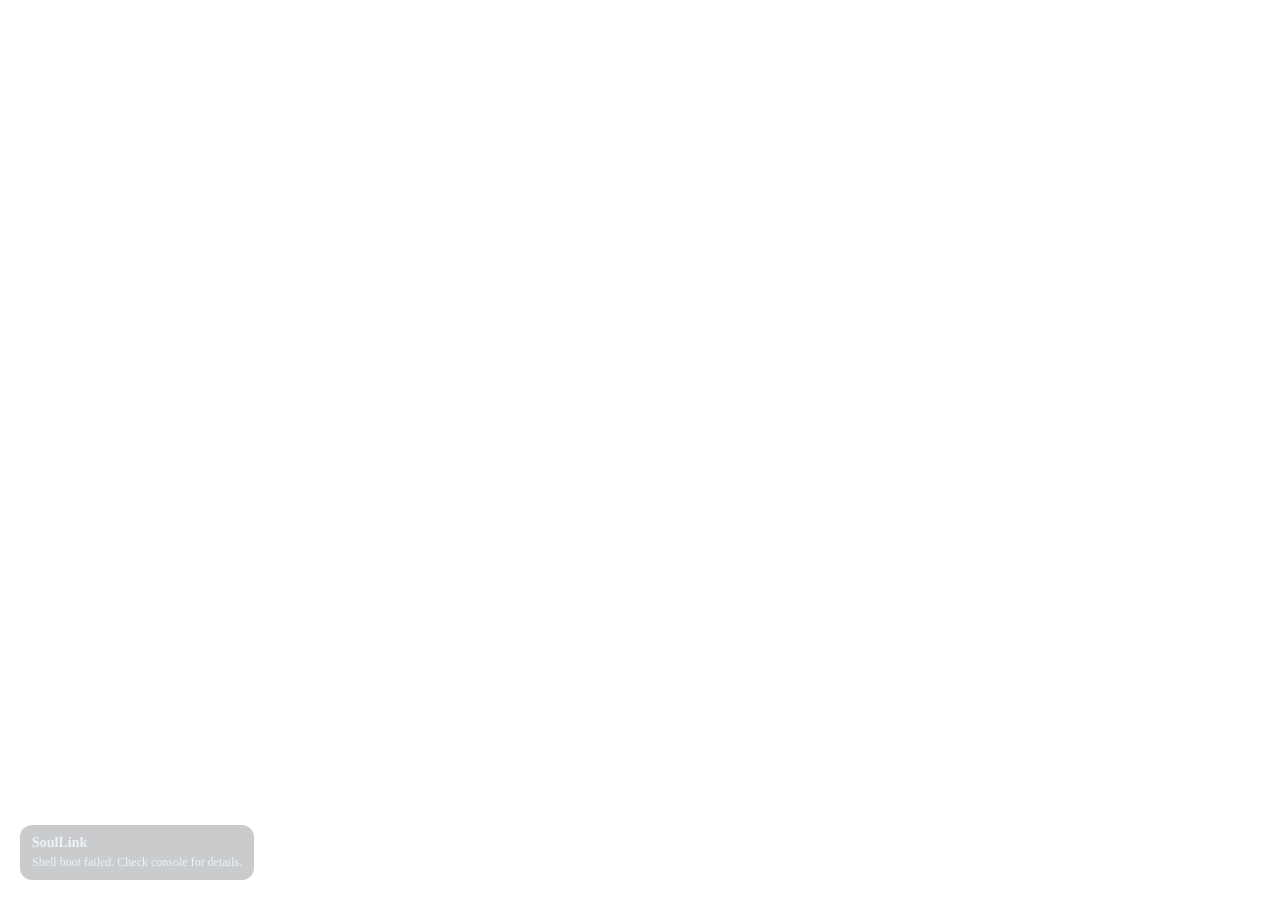
<file: webui/soullink_shell/index.html>
<!doctype html>
<html lang="zh-CN">
  <head>
    <meta charset="utf-8" />
    <meta name="viewport" content="width=device-width, initial-scale=1.0" />
    <title>MaiBot SoulLink Shell</title>
    <link rel="stylesheet" href="./shell.css" />
  </head>
  <body>
    <div id="shell-root" data-shell-mode="avatar-only">
      <div id="live2d-stage" class="shell-stage">
        <div id="live2d-container" class="shell-stage__container">
          <div id="loading" class="shell-loading">
            <div class="shell-loading__title">SoulLink</div>
            <div class="shell-loading__text">Loading avatar shell...</div>
          </div>
          <canvas id="live2d-canvas" class="shell-canvas"></canvas>
        </div>
      </div>

      <button
        id="shell-menu-button"
        class="shell-hidden-button"
        type="button"
        aria-label="Open shell controls"
      >
        menu
      </button>

      <aside
        id="shell-side-menu"
        class="shell-side-menu shell-side-menu--hidden"
        aria-hidden="true"
      >
        <div class="shell-side-menu__header">
          <strong>Shell Controls</strong>
          <span id="ws-status" class="shell-status">offline</span>
        </div>
        <div class="shell-side-menu__body">
          <label class="shell-field" for="language-select">
            <span>Language</span>
            <select id="language-select">
              <option value="zh">中文</option>
              <option value="en">English</option>
            </select>
          </label>
          <div id="system-info" class="shell-system-info"></div>
          <div id="control-panel" class="shell-control-panel" aria-hidden="true"></div>
        </div>
      </aside>
    </div>
    <script type="module" src="./shell.js"></script>
  </body>
</html>
</file>
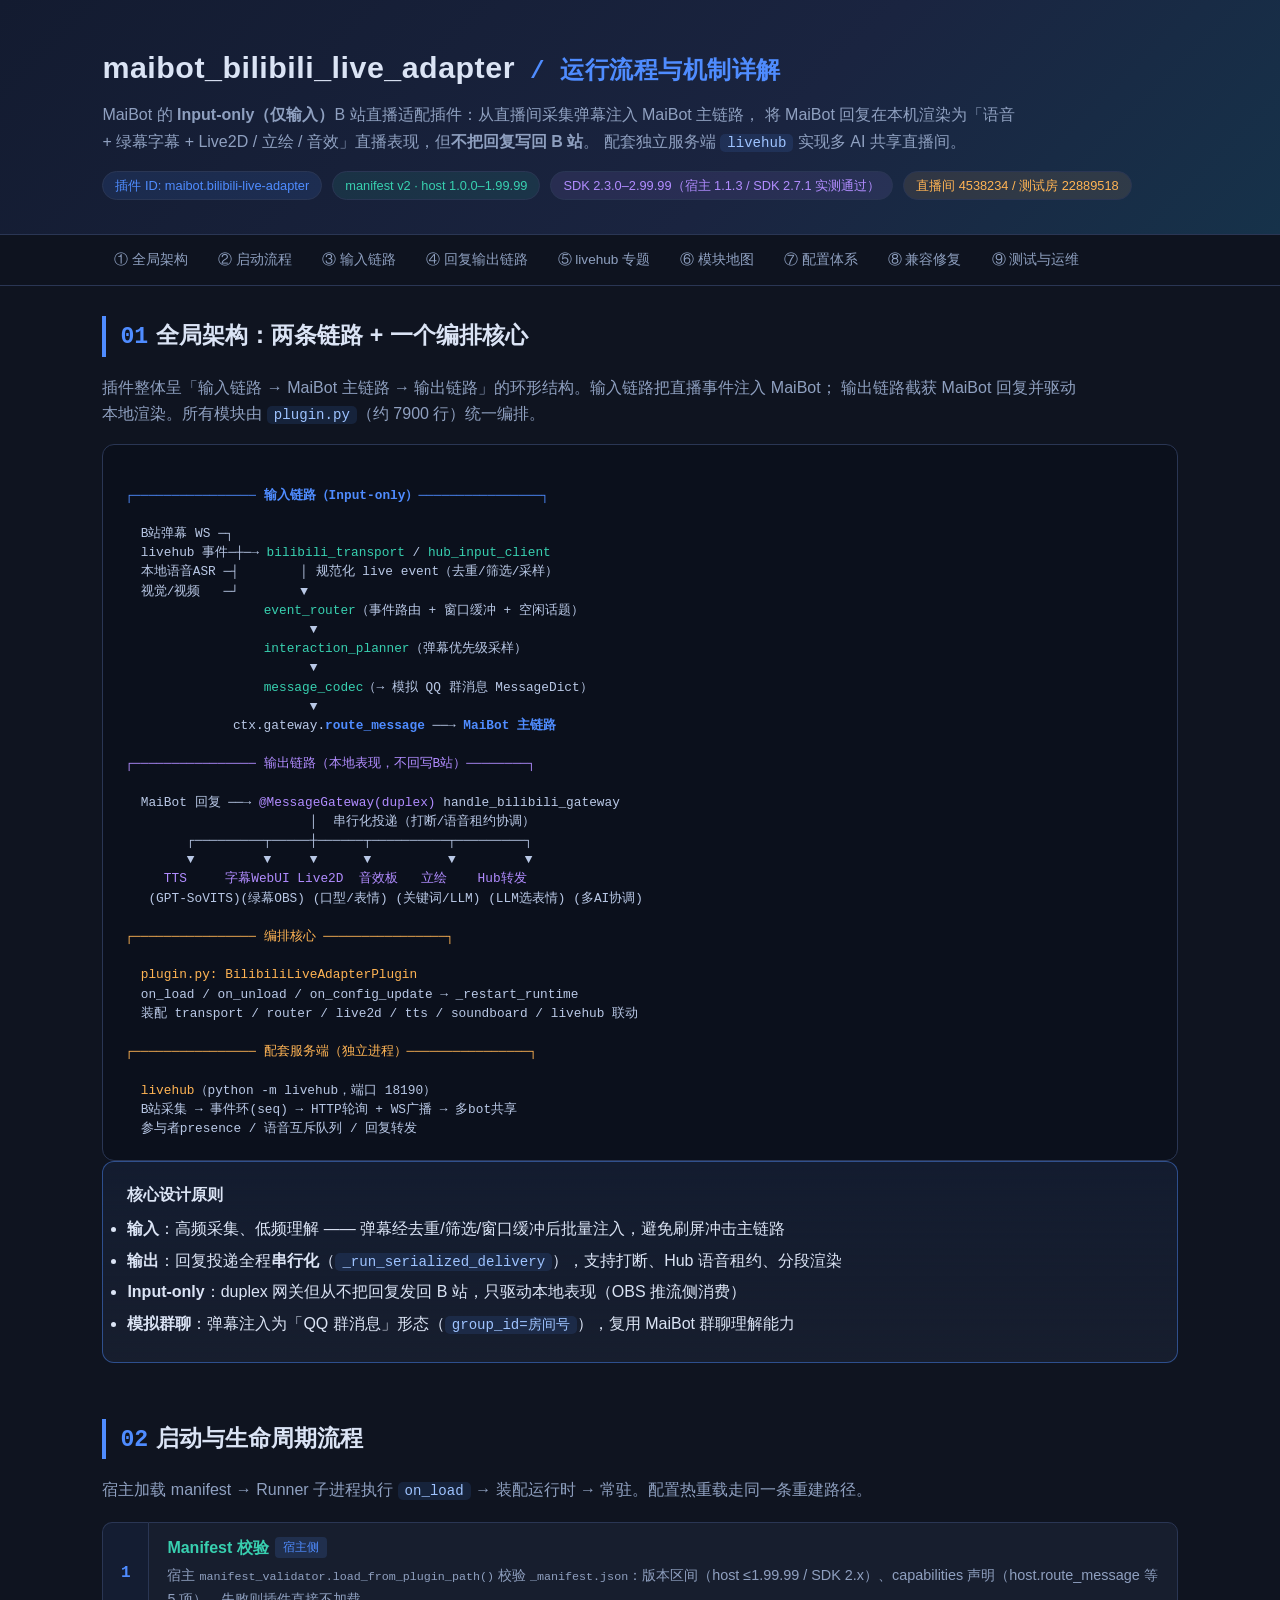
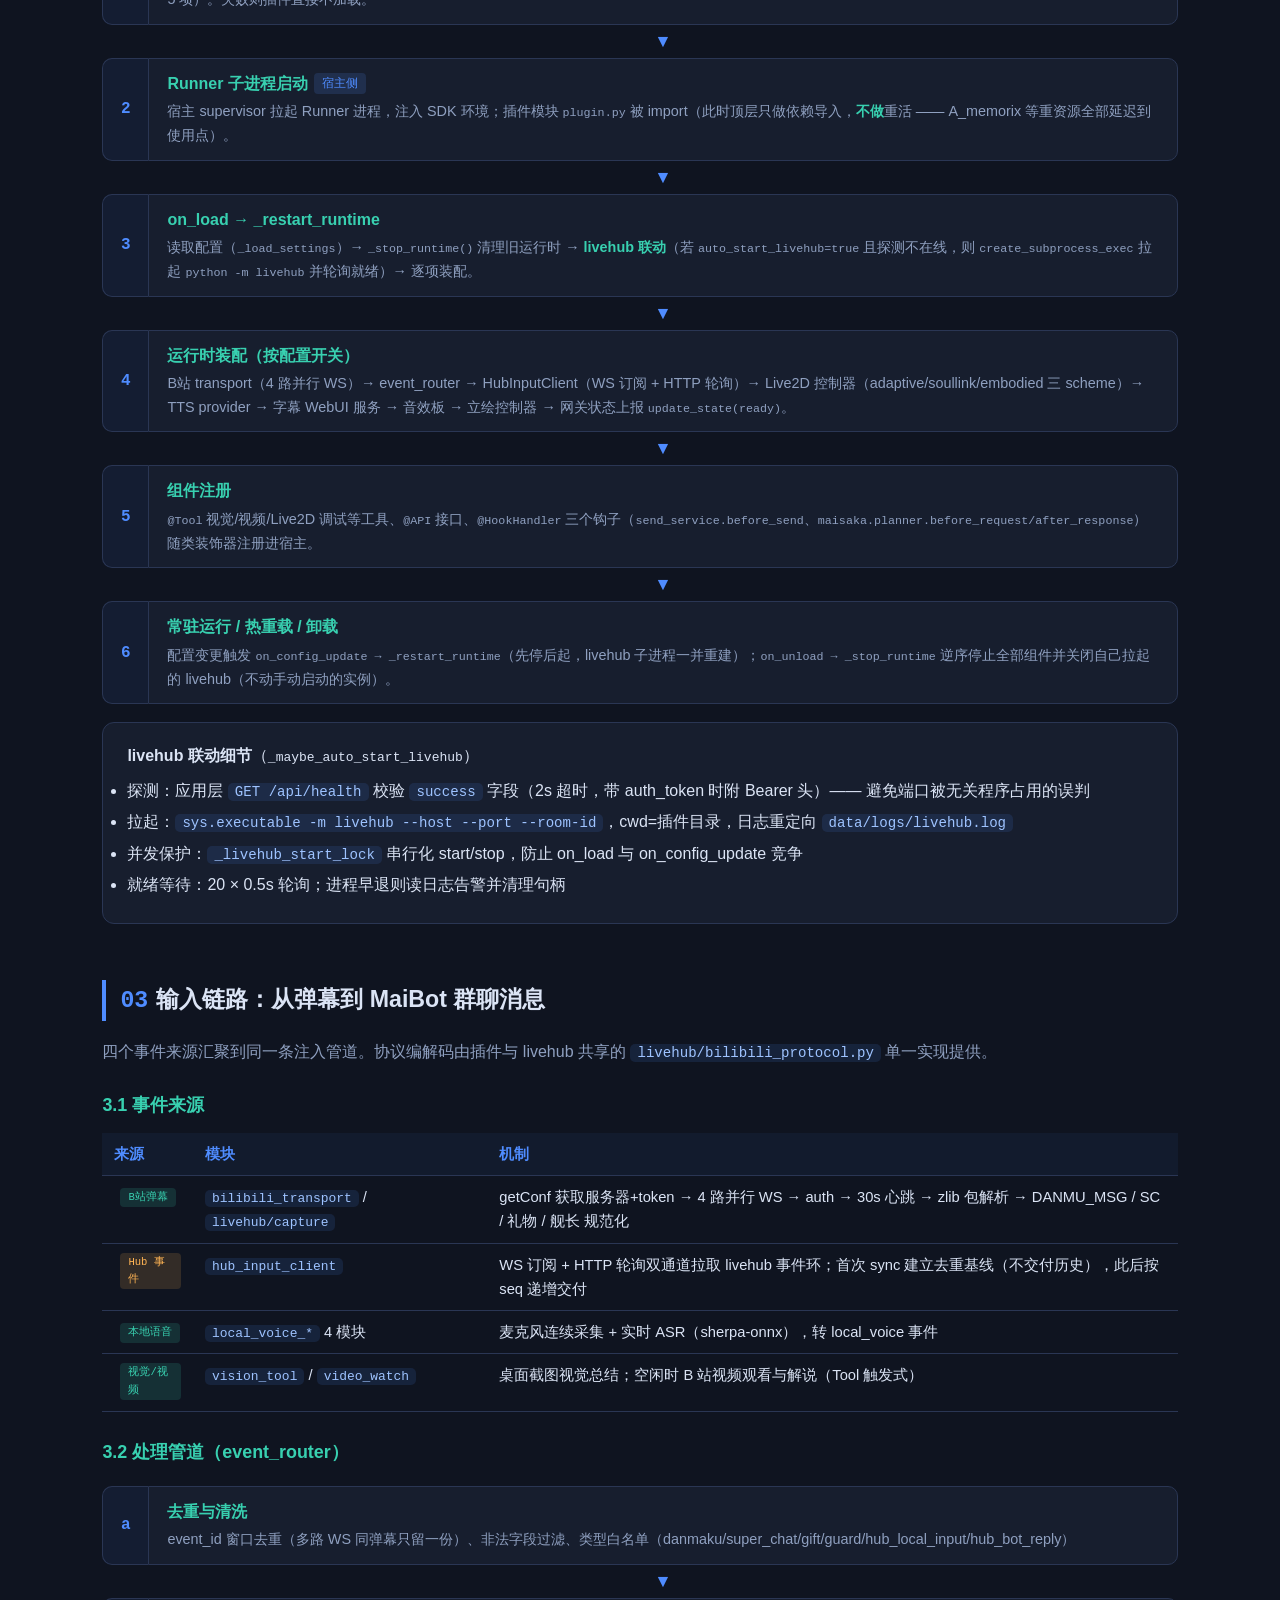
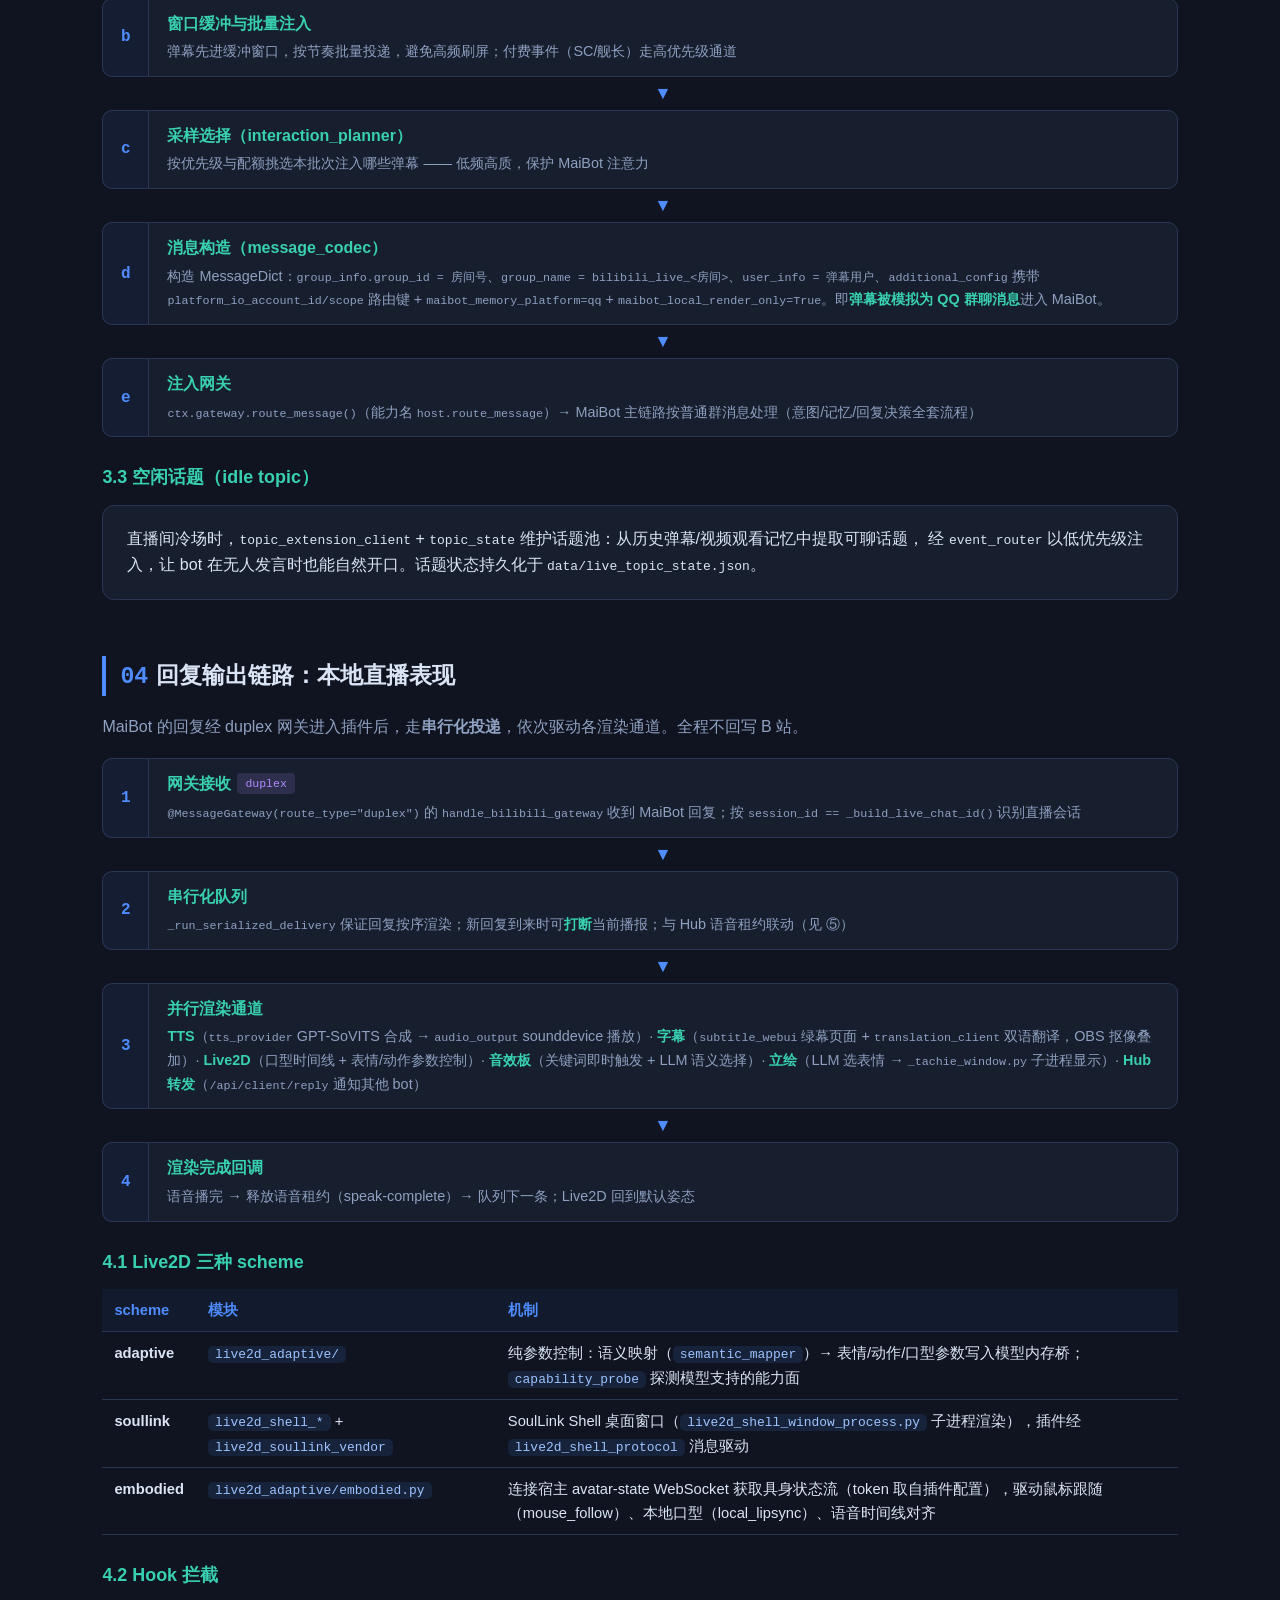
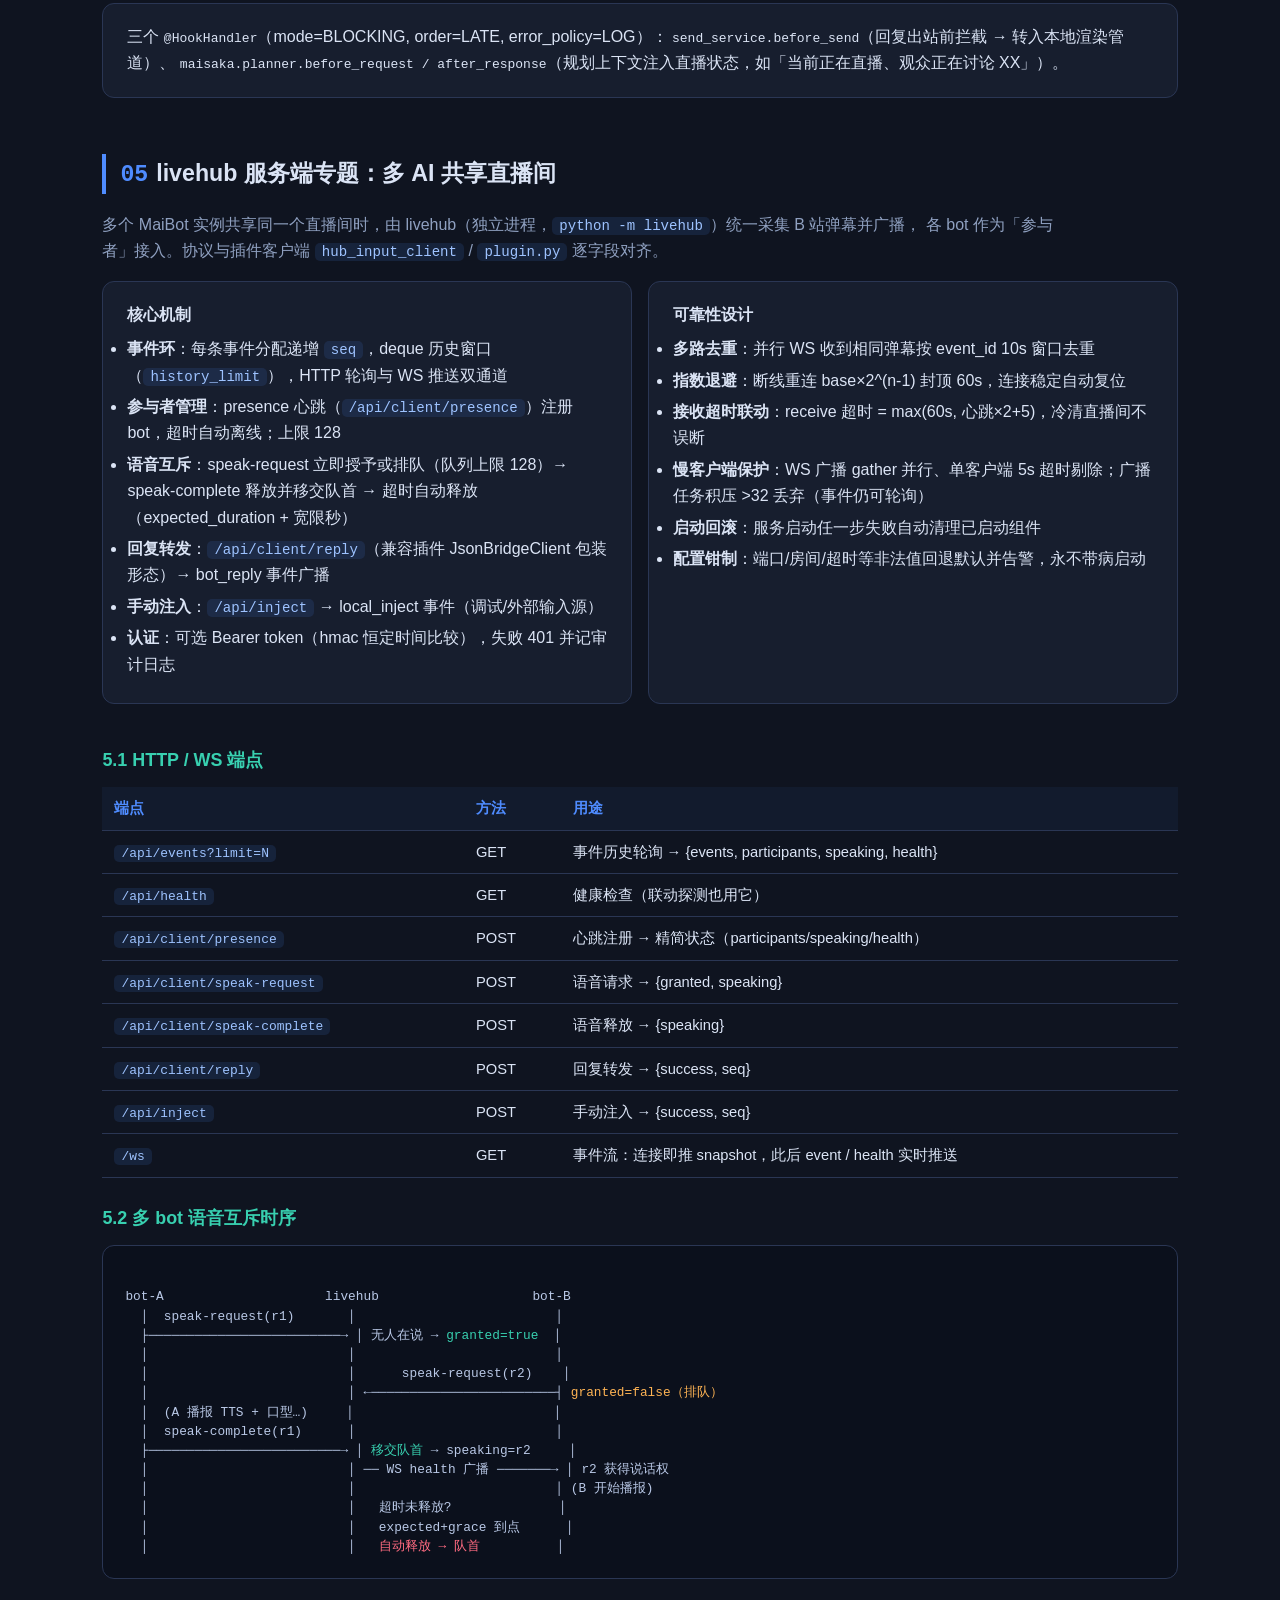
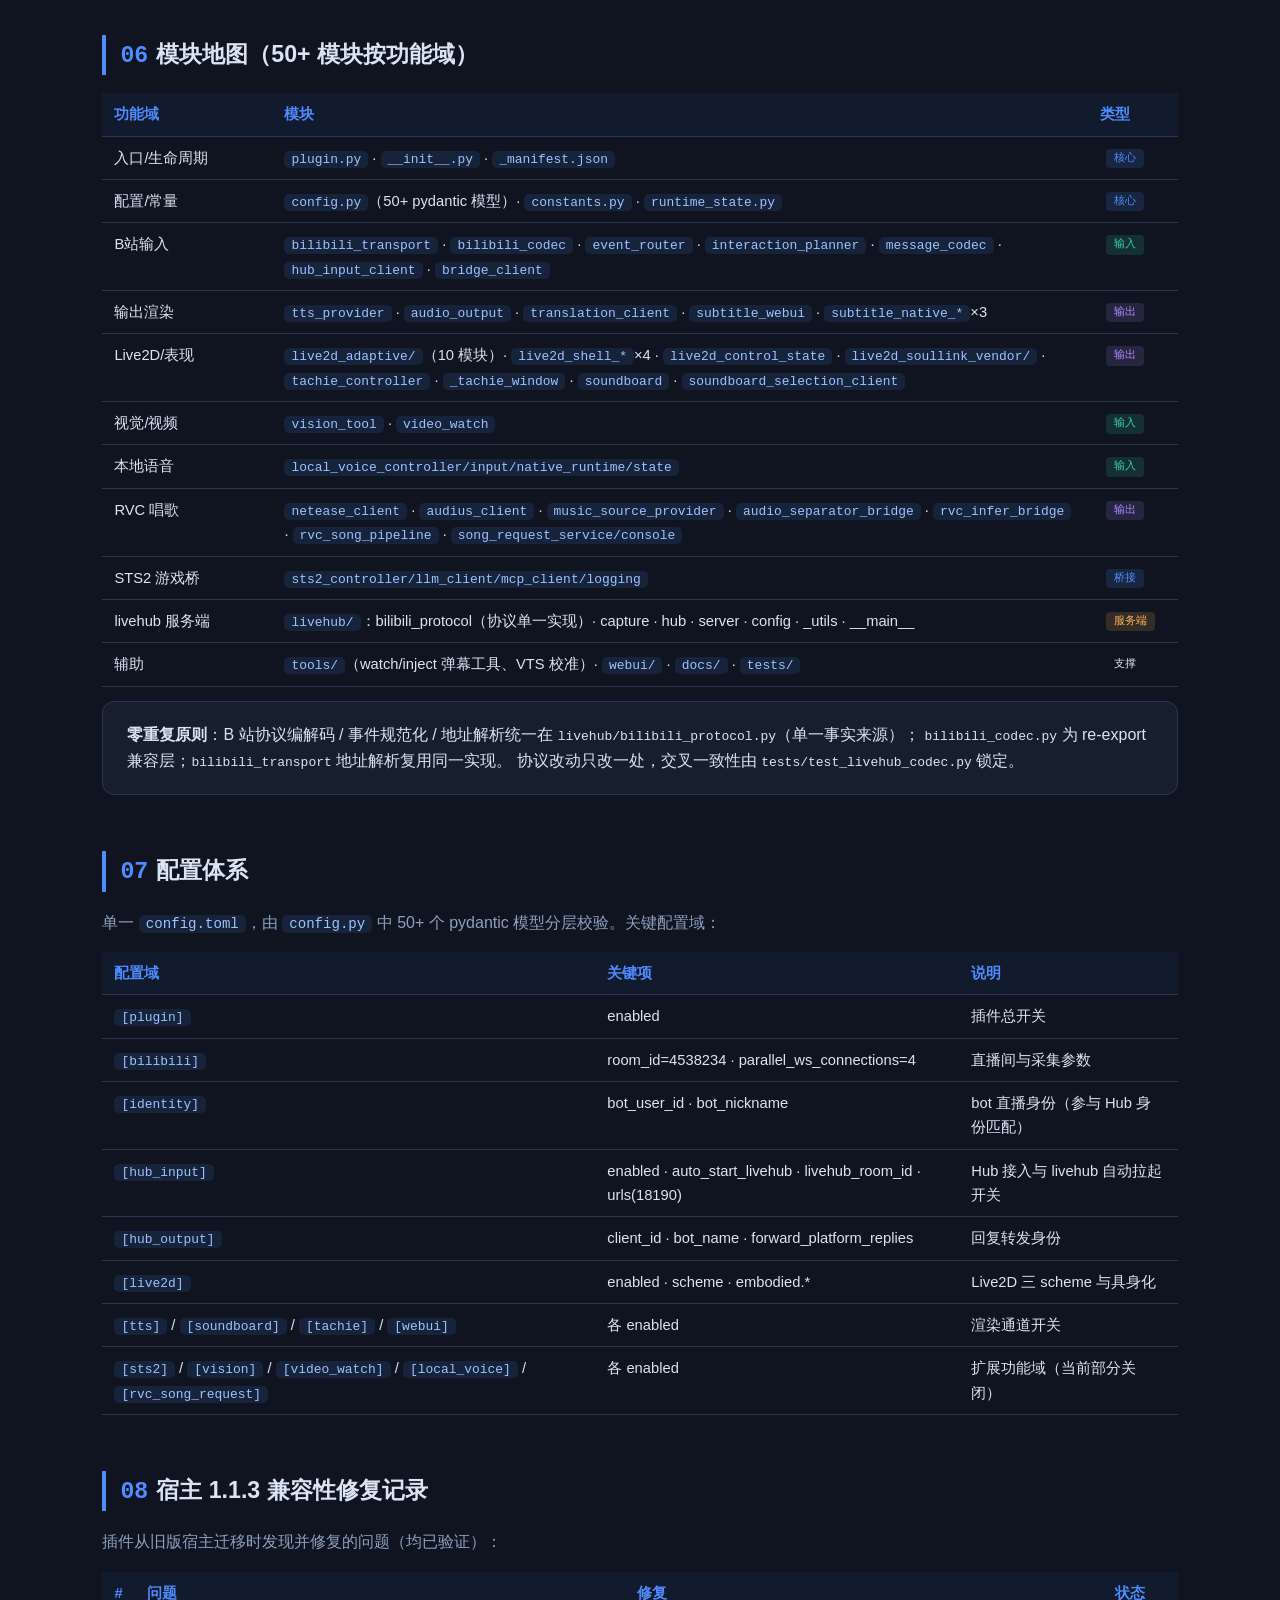
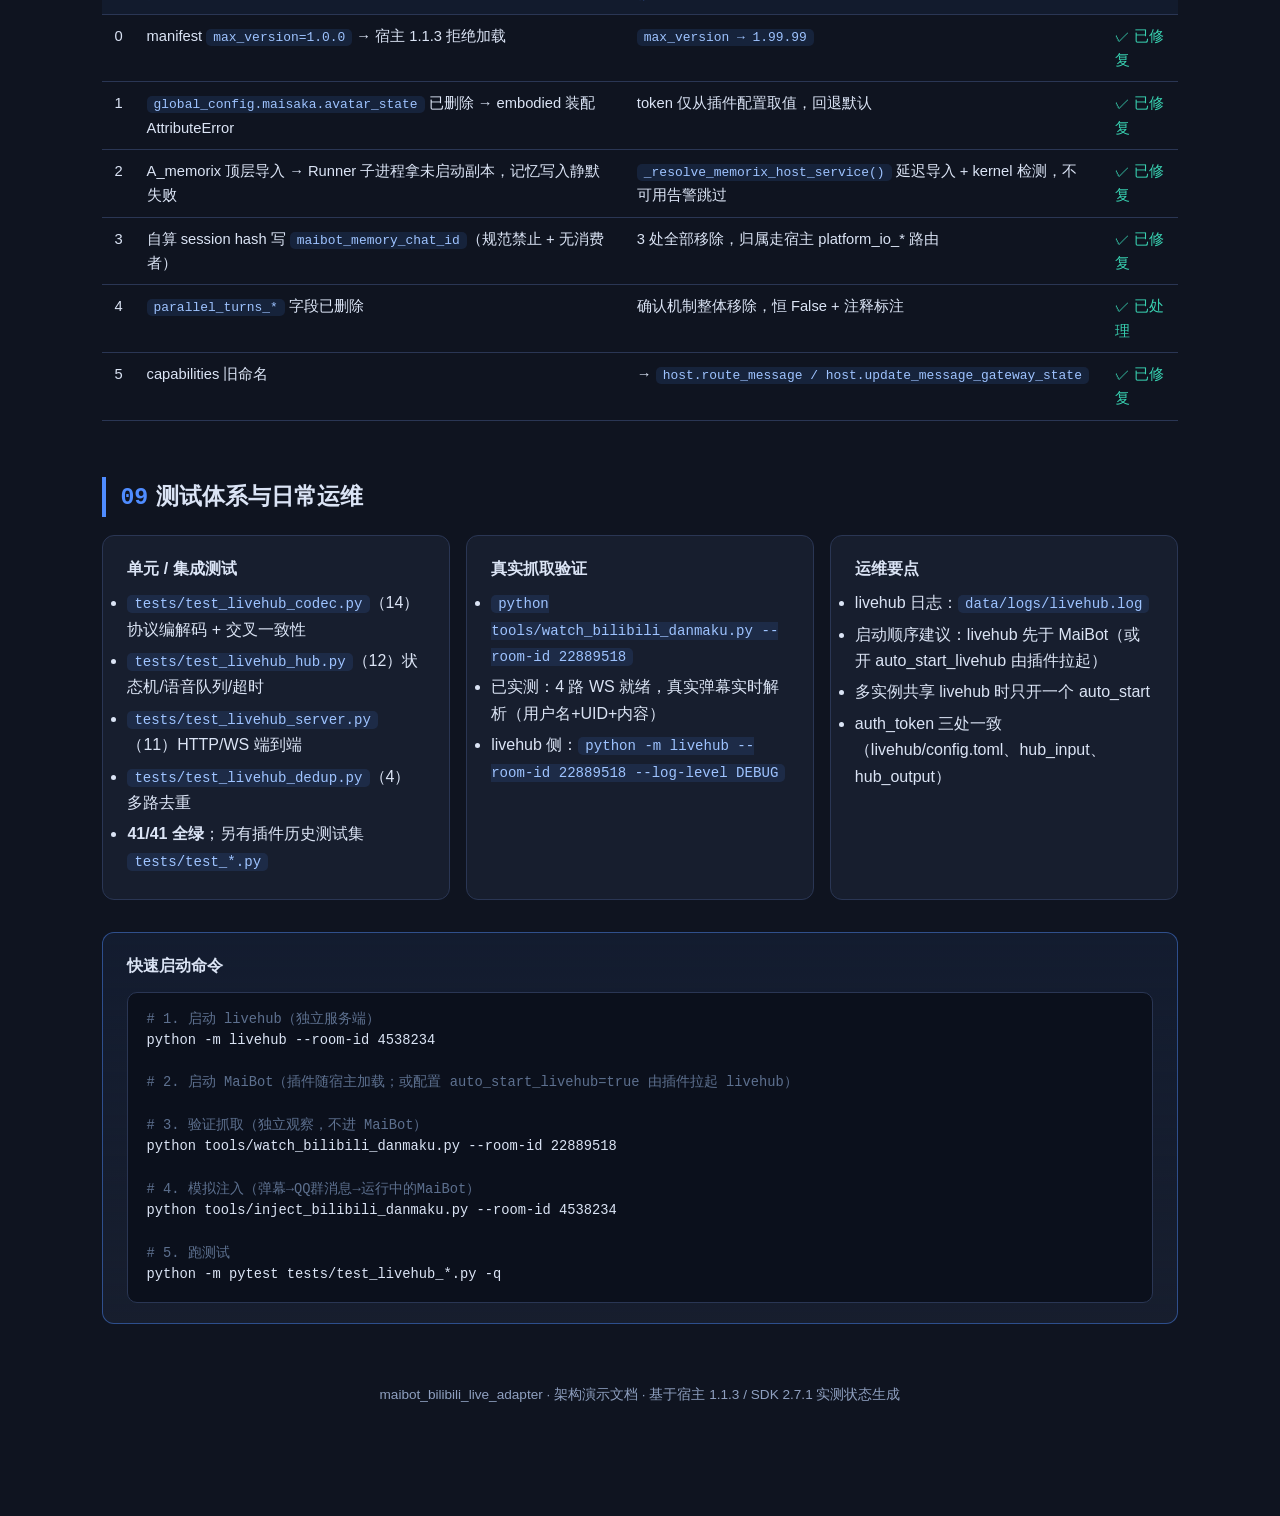
<file: docs/plugin_overview.html>
<!DOCTYPE html>
<html lang="zh-CN">
<head>
<meta charset="UTF-8">
<meta name="viewport" content="width=device-width, initial-scale=1.0">
<title>maibot_bilibili_live_adapter 插件运行流程与机制详解</title>
<style>
  :root {
    --bg: #0f1420;
    --panel: #171e2e;
    --panel2: #1c2540;
    --border: #2a3654;
    --text: #dbe4f5;
    --muted: #8fa0c0;
    --accent: #4f8cff;
    --accent2: #38d0b0;
    --warn: #ffb454;
    --danger: #ff6b81;
    --purple: #b18cff;
    --mono: "Cascadia Code", Consolas, "Courier New", monospace;
  }
  * { box-sizing: border-box; margin: 0; padding: 0; }
  body {
    background: var(--bg); color: var(--text);
    font-family: "Segoe UI", "Microsoft YaHei", sans-serif;
    line-height: 1.65; padding-bottom: 80px;
  }
  header {
    background: linear-gradient(135deg, #131b30 0%, #1a2440 60%, #16324a 100%);
    border-bottom: 1px solid var(--border);
    padding: 42px 8% 34px;
  }
  header h1 { font-size: 1.9em; letter-spacing: 0.5px; }
  header h1 .en { color: var(--accent); font-family: var(--mono); font-size: 0.8em; }
  header p.sub { color: var(--muted); margin-top: 10px; max-width: 920px; }
  header .meta { margin-top: 16px; display: flex; gap: 10px; flex-wrap: wrap; }
  .tag {
    display: inline-block; padding: 3px 12px; border-radius: 20px; font-size: 0.8em;
    border: 1px solid var(--border); background: rgba(79,140,255,.12); color: var(--accent);
  }
  .tag.green { color: var(--accent2); background: rgba(56,208,176,.1); }
  .tag.purple { color: var(--purple); background: rgba(177,140,255,.1); }
  .tag.warn { color: var(--warn); background: rgba(255,180,84,.1); }
  nav.toc {
    position: sticky; top: 0; z-index: 10;
    background: rgba(15,20,32,.92); backdrop-filter: blur(8px);
    border-bottom: 1px solid var(--border); padding: 10px 8%;
    display: flex; gap: 6px; flex-wrap: wrap;
  }
  nav.toc a {
    color: var(--muted); text-decoration: none; font-size: 0.85em;
    padding: 4px 12px; border-radius: 6px; transition: .15s;
  }
  nav.toc a:hover { background: var(--panel2); color: var(--accent); }
  main { padding: 30px 8%; max-width: 1280px; margin: 0 auto; }
  section { margin-bottom: 56px; }
  h2 {
    font-size: 1.45em; margin-bottom: 18px; padding-left: 14px;
    border-left: 4px solid var(--accent);
  }
  h2 .no { color: var(--accent); font-family: var(--mono); margin-right: 8px; }
  h3 { font-size: 1.12em; margin: 26px 0 12px; color: var(--accent2); }
  p.desc { color: var(--muted); margin-bottom: 16px; max-width: 980px; }
  .card {
    background: var(--panel); border: 1px solid var(--border); border-radius: 12px;
    padding: 20px 24px; margin-bottom: 16px;
  }
  .card.hl { border-color: rgba(79,140,255,.45); background: linear-gradient(180deg, rgba(79,140,255,.07), var(--panel)); }
  table { width: 100%; border-collapse: collapse; font-size: 0.92em; }
  th, td { padding: 9px 12px; border-bottom: 1px solid var(--border); text-align: left; vertical-align: top; }
  th { color: var(--accent); font-weight: 600; background: rgba(79,140,255,.06); }
  td code, li code, p code {
    font-family: var(--mono); font-size: 0.88em; background: rgba(79,140,255,.12);
    color: #9ec3ff; padding: 1px 7px; border-radius: 5px;
  }
  pre {
    background: #0b101c; border: 1px solid var(--border); border-radius: 10px;
    padding: 16px 18px; overflow-x: auto; font-family: var(--mono); font-size: 0.86em;
    line-height: 1.55; margin: 12px 0;
  }
  pre .c { color: #5d708f; }
  pre .k { color: #c792ea; }
  pre .s { color: #a5e29f; }
  pre .f { color: #7fb4ff; }
  pre .n { color: #f78c6c; }
  .flow { display: flex; flex-direction: column; gap: 0; margin: 18px 0; }
  .fstep {
    display: flex; align-items: stretch; gap: 0;
  }
  .fstep .idx {
    flex: 0 0 46px; display: flex; align-items: center; justify-content: center;
    font-family: var(--mono); color: var(--accent); font-weight: 700;
    background: rgba(79,140,255,.08); border: 1px solid var(--border); border-right: none;
    border-radius: 10px 0 0 10px;
  }
  .fstep .body {
    flex: 1; background: var(--panel); border: 1px solid var(--border);
    border-radius: 0 10px 10px 0; padding: 12px 18px;
  }
  .fstep .body b { color: var(--accent2); }
  .fstep .body .d { color: var(--muted); font-size: 0.9em; margin-top: 3px; }
  .arrow { text-align: center; color: var(--accent); font-size: 1.1em; padding: 2px 0 2px 46px; }
  .grid2 { display: grid; grid-template-columns: 1fr 1fr; gap: 16px; }
  .grid3 { display: grid; grid-template-columns: 1fr 1fr 1fr; gap: 16px; }
  @media (max-width: 960px) { .grid2, .grid3 { grid-template-columns: 1fr; } }
  .badge {
    display: inline-block; font-size: 0.72em; font-family: var(--mono);
    padding: 1px 8px; border-radius: 4px; margin-left: 6px; vertical-align: 2px;
  }
  .badge.in { background: rgba(56,208,176,.15); color: var(--accent2); }
  .badge.out { background: rgba(177,140,255,.15); color: var(--purple); }
  .badge.core { background: rgba(79,140,255,.15); color: var(--accent); }
  .badge.hub { background: rgba(255,180,84,.15); color: var(--warn); }
  .badge.fix { background: rgba(255,107,129,.15); color: var(--danger); }
  .diagram {
    background: #0b101c; border: 1px solid var(--border); border-radius: 12px;
    padding: 22px; font-family: var(--mono); font-size: 0.8em; line-height: 1.5;
    overflow-x: auto; white-space: pre; color: #b9c8e6;
  }
  .diagram .hi { color: var(--accent); font-weight: 700; }
  .diagram .g { color: var(--accent2); }
  .diagram .p { color: var(--purple); }
  .diagram .w { color: var(--warn); }
  .diagram .r { color: var(--danger); }
  ul.tight li { margin: 5px 0; }
  .kv { color: var(--muted); }
  .ok { color: var(--accent2); }
  .warn { color: var(--warn); }
  .bad { color: var(--danger); }
  footer { text-align: center; color: var(--muted); font-size: 0.85em; margin-top: 60px; }
</style>
</head>
<body>

<header>
  <h1>maibot_bilibili_live_adapter<span class="en"> / 运行流程与机制详解</span></h1>
  <p class="sub">
    MaiBot 的 <b>Input-only（仅输入）</b>B 站直播适配插件：从直播间采集弹幕注入 MaiBot 主链路，
    将 MaiBot 回复在本机渲染为「语音 + 绿幕字幕 + Live2D / 立绘 / 音效」直播表现，但<b>不把回复写回 B 站</b>。
    配套独立服务端 <code>livehub</code> 实现多 AI 共享直播间。
  </p>
  <div class="meta">
    <span class="tag">插件 ID: maibot.bilibili-live-adapter</span>
    <span class="tag green">manifest v2 · host 1.0.0–1.99.99</span>
    <span class="tag purple">SDK 2.3.0–2.99.99（宿主 1.1.3 / SDK 2.7.1 实测通过）</span>
    <span class="tag warn">直播间 4538234 / 测试房 22889518</span>
  </div>
</header>

<nav class="toc">
  <a href="#s1">① 全局架构</a>
  <a href="#s2">② 启动流程</a>
  <a href="#s3">③ 输入链路</a>
  <a href="#s4">④ 回复输出链路</a>
  <a href="#s5">⑤ livehub 专题</a>
  <a href="#s6">⑥ 模块地图</a>
  <a href="#s7">⑦ 配置体系</a>
  <a href="#s8">⑧ 兼容修复</a>
  <a href="#s9">⑨ 测试与运维</a>
</nav>

<main>

<!-- ================= ① 全局架构 ================= -->
<section id="s1">
  <h2><span class="no">01</span>全局架构：两条链路 + 一个编排核心</h2>
  <p class="desc">
    插件整体呈「输入链路 → MaiBot 主链路 → 输出链路」的环形结构。输入链路把直播事件注入 MaiBot；
    输出链路截获 MaiBot 回复并驱动本地渲染。所有模块由 <code>plugin.py</code>（约 7900 行）统一编排。
  </p>

  <div class="diagram">
<span class="hi">┌──────────────── 输入链路（Input-only）────────────────┐</span>

  B站弹幕 WS ─┐
  livehub 事件─┼─→ <span class="g">bilibili_transport</span> / <span class="g">hub_input_client</span>
  本地语音ASR ─┤        │ 规范化 live event（去重/筛选/采样）
  视觉/视频   ─┘        ▼
                  <span class="g">event_router</span>（事件路由 + 窗口缓冲 + 空闲话题）
                        ▼
                  <span class="g">interaction_planner</span>（弹幕优先级采样）
                        ▼
                  <span class="g">message_codec</span>（→ 模拟 QQ 群消息 MessageDict）
                        ▼
              ctx.gateway.<span class="hi">route_message</span> ──→ <span class="hi">MaiBot 主链路</span>

<span class="p">┌──────────────── 输出链路（本地表现，不回写B站）────────┐</span>

  MaiBot 回复 ──→ <span class="p">@MessageGateway(duplex)</span> handle_bilibili_gateway
                        │  串行化投递（打断/语音租约协调）
        ┌─────────┬─────┼──────┬──────────┬─────────┐
        ▼         ▼     ▼      ▼          ▼         ▼
     <span class="p">TTS</span>     <span class="p">字幕WebUI</span> <span class="p">Live2D</span>  <span class="p">音效板</span>   <span class="p">立绘</span>    <span class="p">Hub转发</span>
   (GPT-SoVITS)(绿幕OBS) (口型/表情) (关键词/LLM) (LLM选表情) (多AI协调)

<span class="w">┌──────────────── 编排核心 ────────────────┐</span>

  <span class="w">plugin.py: BilibiliLiveAdapterPlugin</span>
  on_load / on_unload / on_config_update → _restart_runtime
  装配 transport / router / live2d / tts / soundboard / livehub 联动

<span class="w">┌──────────────── 配套服务端（独立进程）────────────────┐</span>

  <span class="w">livehub</span>（python -m livehub，端口 18190）
  B站采集 → 事件环(seq) → HTTP轮询 + WS广播 → 多bot共享
  参与者presence / 语音互斥队列 / 回复转发</div>

  <div class="card hl">
    <b>核心设计原则</b>
    <ul class="tight" style="margin-top:8px">
      <li><b>输入</b>：高频采集、低频理解 —— 弹幕经去重/筛选/窗口缓冲后批量注入，避免刷屏冲击主链路</li>
      <li><b>输出</b>：回复投递全程<b>串行化</b>（<code>_run_serialized_delivery</code>），支持打断、Hub 语音租约、分段渲染</li>
      <li><b>Input-only</b>：duplex 网关但从不把回复发回 B 站，只驱动本地表现（OBS 推流侧消费）</li>
      <li><b>模拟群聊</b>：弹幕注入为「QQ 群消息」形态（<code>group_id=房间号</code>），复用 MaiBot 群聊理解能力</li>
    </ul>
  </div>
</section>

<!-- ================= ② 启动流程 ================= -->
<section id="s2">
  <h2><span class="no">02</span>启动与生命周期流程</h2>
  <p class="desc">宿主加载 manifest → Runner 子进程执行 <code>on_load</code> → 装配运行时 → 常驻。配置热重载走同一条重建路径。</p>

  <div class="flow">
    <div class="fstep"><div class="idx">1</div><div class="body">
      <b>Manifest 校验</b><span class="badge core">宿主侧</span>
      <div class="d">宿主 <code>manifest_validator.load_from_plugin_path()</code> 校验 <code>_manifest.json</code>：版本区间（host ≤1.99.99 / SDK 2.x）、capabilities 声明（host.route_message 等 5 项）。失败则插件直接不加载。</div>
    </div></div>
    <div class="arrow">▼</div>
    <div class="fstep"><div class="idx">2</div><div class="body">
      <b>Runner 子进程启动</b><span class="badge core">宿主侧</span>
      <div class="d">宿主 supervisor 拉起 Runner 进程，注入 SDK 环境；插件模块 <code>plugin.py</code> 被 import（此时顶层只做依赖导入，<b>不做</b>重活 —— A_memorix 等重资源全部延迟到使用点）。</div>
    </div></div>
    <div class="arrow">▼</div>
    <div class="fstep"><div class="idx">3</div><div class="body">
      <b>on_load → _restart_runtime</b>
      <div class="d">读取配置（<code>_load_settings</code>）→ <code>_stop_runtime()</code> 清理旧运行时 → <b>livehub 联动</b>（若 <code>auto_start_livehub=true</code> 且探测不在线，则 <code>create_subprocess_exec</code> 拉起 <code>python -m livehub</code> 并轮询就绪）→ 逐项装配。</div>
    </div></div>
    <div class="arrow">▼</div>
    <div class="fstep"><div class="idx">4</div><div class="body">
      <b>运行时装配（按配置开关）</b>
      <div class="d">B站 transport（4 路并行 WS）→ event_router → HubInputClient（WS 订阅 + HTTP 轮询）→ Live2D 控制器（adaptive/soullink/embodied 三 scheme）→ TTS provider → 字幕 WebUI 服务 → 音效板 → 立绘控制器 → 网关状态上报 <code>update_state(ready)</code>。</div>
    </div></div>
    <div class="arrow">▼</div>
    <div class="fstep"><div class="idx">5</div><div class="body">
      <b>组件注册</b>
      <div class="d"><code>@Tool</code> 视觉/视频/Live2D 调试等工具、<code>@API</code> 接口、<code>@HookHandler</code> 三个钩子（<code>send_service.before_send</code>、<code>maisaka.planner.before_request/after_response</code>）随类装饰器注册进宿主。</div>
    </div></div>
    <div class="arrow">▼</div>
    <div class="fstep"><div class="idx">6</div><div class="body">
      <b>常驻运行 / 热重载 / 卸载</b>
      <div class="d">配置变更触发 <code>on_config_update → _restart_runtime</code>（先停后起，livehub 子进程一并重建）；<code>on_unload → _stop_runtime</code> 逆序停止全部组件并关闭自己拉起的 livehub（不动手动启动的实例）。</div>
    </div></div>
  </div>

  <div class="card">
    <b>livehub 联动细节</b>（<code>_maybe_auto_start_livehub</code>）
    <ul class="tight" style="margin-top:8px">
      <li>探测：应用层 <code>GET /api/health</code> 校验 <code>success</code> 字段（2s 超时，带 auth_token 时附 Bearer 头）—— 避免端口被无关程序占用的误判</li>
      <li>拉起：<code>sys.executable -m livehub --host --port --room-id</code>，cwd=插件目录，日志重定向 <code>data/logs/livehub.log</code></li>
      <li>并发保护：<code>_livehub_start_lock</code> 串行化 start/stop，防止 on_load 与 on_config_update 竞争</li>
      <li>就绪等待：20 × 0.5s 轮询；进程早退则读日志告警并清理句柄</li>
    </ul>
  </div>
</section>

<!-- ================= ③ 输入链路 ================= -->
<section id="s3">
  <h2><span class="no">03</span>输入链路：从弹幕到 MaiBot 群聊消息</h2>
  <p class="desc">四个事件来源汇聚到同一条注入管道。协议编解码由插件与 livehub 共享的 <code>livehub/bilibili_protocol.py</code> 单一实现提供。</p>

  <h3>3.1 事件来源</h3>
  <table>
    <tr><th>来源</th><th>模块</th><th>机制</th></tr>
    <tr><td><span class="badge in">B站弹幕</span></td><td><code>bilibili_transport</code> / <code>livehub/capture</code></td><td>getConf 获取服务器+token → 4 路并行 WS → auth → 30s 心跳 → zlib 包解析 → DANMU_MSG / SC / 礼物 / 舰长 规范化</td></tr>
    <tr><td><span class="badge hub">Hub 事件</span></td><td><code>hub_input_client</code></td><td>WS 订阅 + HTTP 轮询双通道拉取 livehub 事件环；首次 sync 建立去重基线（不交付历史），此后按 seq 递增交付</td></tr>
    <tr><td><span class="badge in">本地语音</span></td><td><code>local_voice_*</code> 4 模块</td><td>麦克风连续采集 + 实时 ASR（sherpa-onnx），转 local_voice 事件</td></tr>
    <tr><td><span class="badge in">视觉/视频</span></td><td><code>vision_tool</code> / <code>video_watch</code></td><td>桌面截图视觉总结；空闲时 B 站视频观看与解说（Tool 触发式）</td></tr>
  </table>

  <h3>3.2 处理管道（event_router）</h3>
  <div class="flow">
    <div class="fstep"><div class="idx">a</div><div class="body"><b>去重与清洗</b><div class="d">event_id 窗口去重（多路 WS 同弹幕只留一份）、非法字段过滤、类型白名单（danmaku/super_chat/gift/guard/hub_local_input/hub_bot_reply）</div></div></div>
    <div class="arrow">▼</div>
    <div class="fstep"><div class="idx">b</div><div class="body"><b>窗口缓冲与批量注入</b><div class="d">弹幕先进缓冲窗口，按节奏批量投递，避免高频刷屏；付费事件（SC/舰长）走高优先级通道</div></div></div>
    <div class="arrow">▼</div>
    <div class="fstep"><div class="idx">c</div><div class="body"><b>采样选择（interaction_planner）</b><div class="d">按优先级与配额挑选本批次注入哪些弹幕 —— 低频高质，保护 MaiBot 注意力</div></div></div>
    <div class="arrow">▼</div>
    <div class="fstep"><div class="idx">d</div><div class="body"><b>消息构造（message_codec）</b><div class="d">构造 MessageDict：<code>group_info.group_id = 房间号</code>、<code>group_name = bilibili_live_&lt;房间&gt;</code>、<code>user_info = 弹幕用户</code>、<code>additional_config</code> 携带 <code>platform_io_account_id/scope</code> 路由键 + <code>maibot_memory_platform=qq</code> + <code>maibot_local_render_only=True</code>。即<b>弹幕被模拟为 QQ 群聊消息</b>进入 MaiBot。</div></div></div>
    <div class="arrow">▼</div>
    <div class="fstep"><div class="idx">e</div><div class="body"><b>注入网关</b><div class="d"><code>ctx.gateway.route_message()</code>（能力名 <code>host.route_message</code>）→ MaiBot 主链路按普通群消息处理（意图/记忆/回复决策全套流程）</div></div></div>
  </div>

  <h3>3.3 空闲话题（idle topic）</h3>
  <div class="card">
    直播间冷场时，<code>topic_extension_client</code> + <code>topic_state</code> 维护话题池：从历史弹幕/视频观看记忆中提取可聊话题，
    经 <code>event_router</code> 以低优先级注入，让 bot 在无人发言时也能自然开口。话题状态持久化于 <code>data/live_topic_state.json</code>。
  </div>
</section>

<!-- ================= ④ 输出链路 ================= -->
<section id="s4">
  <h2><span class="no">04</span>回复输出链路：本地直播表现</h2>
  <p class="desc">MaiBot 的回复经 duplex 网关进入插件后，走<b>串行化投递</b>，依次驱动各渲染通道。全程不回写 B 站。</p>

  <div class="flow">
    <div class="fstep"><div class="idx">1</div><div class="body"><b>网关接收</b><span class="badge out">duplex</span><div class="d"><code>@MessageGateway(route_type="duplex")</code> 的 <code>handle_bilibili_gateway</code> 收到 MaiBot 回复；按 <code>session_id == _build_live_chat_id()</code> 识别直播会话</div></div></div>
    <div class="arrow">▼</div>
    <div class="fstep"><div class="idx">2</div><div class="body"><b>串行化队列</b><div class="d"><code>_run_serialized_delivery</code> 保证回复按序渲染；新回复到来时可<b>打断</b>当前播报；与 Hub 语音租约联动（见 ⑤）</div></div></div>
    <div class="arrow">▼</div>
    <div class="fstep"><div class="idx">3</div><div class="body"><b>并行渲染通道</b><div class="d">
      <b>TTS</b>（<code>tts_provider</code> GPT-SoVITS 合成 → <code>audio_output</code> sounddevice 播放）·
      <b>字幕</b>（<code>subtitle_webui</code> 绿幕页面 + <code>translation_client</code> 双语翻译，OBS 抠像叠加）·
      <b>Live2D</b>（口型时间线 + 表情/动作参数控制）·
      <b>音效板</b>（关键词即时触发 + LLM 语义选择）·
      <b>立绘</b>（LLM 选表情 → <code>_tachie_window.py</code> 子进程显示）·
      <b>Hub 转发</b>（<code>/api/client/reply</code> 通知其他 bot）
    </div></div></div>
    <div class="arrow">▼</div>
    <div class="fstep"><div class="idx">4</div><div class="body"><b>渲染完成回调</b><div class="d">语音播完 → 释放语音租约（speak-complete）→ 队列下一条；Live2D 回到默认姿态</div></div></div>
  </div>

  <h3>4.1 Live2D 三种 scheme</h3>
  <table>
    <tr><th>scheme</th><th>模块</th><th>机制</th></tr>
    <tr><td><b>adaptive</b></td><td><code>live2d_adaptive/</code></td><td>纯参数控制：语义映射（<code>semantic_mapper</code>）→ 表情/动作/口型参数写入模型内存桥；<code>capability_probe</code> 探测模型支持的能力面</td></tr>
    <tr><td><b>soullink</b></td><td><code>live2d_shell_*</code> + <code>live2d_soullink_vendor</code></td><td>SoulLink Shell 桌面窗口（<code>live2d_shell_window_process.py</code> 子进程渲染），插件经 <code>live2d_shell_protocol</code> 消息驱动</td></tr>
    <tr><td><b>embodied</b></td><td><code>live2d_adaptive/embodied.py</code></td><td>连接宿主 avatar-state WebSocket 获取具身状态流（token 取自插件配置），驱动鼠标跟随（mouse_follow）、本地口型（local_lipsync）、语音时间线对齐</td></tr>
  </table>

  <h3>4.2 Hook 拦截</h3>
  <div class="card">
    三个 <code>@HookHandler</code>（mode=BLOCKING, order=LATE, error_policy=LOG）：
    <code>send_service.before_send</code>（回复出站前拦截 → 转入本地渲染管道）、
    <code>maisaka.planner.before_request / after_response</code>（规划上下文注入直播状态，如「当前正在直播、观众正在讨论 XX」）。
  </div>
</section>

<!-- ================= ⑤ livehub 专题 ================= -->
<section id="s5">
  <h2><span class="no">05</span>livehub 服务端专题：多 AI 共享直播间</h2>
  <p class="desc">
    多个 MaiBot 实例共享同一个直播间时，由 livehub（独立进程，<code>python -m livehub</code>）统一采集 B 站弹幕并广播，
    各 bot 作为「参与者」接入。协议与插件客户端 <code>hub_input_client</code> / <code>plugin.py</code> 逐字段对齐。
  </p>

  <div class="grid2">
    <div class="card">
      <b>核心机制</b>
      <ul class="tight" style="margin-top:8px">
        <li><b>事件环</b>：每条事件分配递增 <code>seq</code>，deque 历史窗口（<code>history_limit</code>），HTTP 轮询与 WS 推送双通道</li>
        <li><b>参与者管理</b>：presence 心跳（<code>/api/client/presence</code>）注册 bot，超时自动离线；上限 128</li>
        <li><b>语音互斥</b>：speak-request 立即授予或排队（队列上限 128）→ speak-complete 释放并移交队首 → 超时自动释放（expected_duration + 宽限秒）</li>
        <li><b>回复转发</b>：<code>/api/client/reply</code>（兼容插件 JsonBridgeClient 包装形态）→ bot_reply 事件广播</li>
        <li><b>手动注入</b>：<code>/api/inject</code> → local_inject 事件（调试/外部输入源）</li>
        <li><b>认证</b>：可选 Bearer token（hmac 恒定时间比较），失败 401 并记审计日志</li>
      </ul>
    </div>
    <div class="card">
      <b>可靠性设计</b>
      <ul class="tight" style="margin-top:8px">
        <li><b>多路去重</b>：并行 WS 收到相同弹幕按 event_id 10s 窗口去重</li>
        <li><b>指数退避</b>：断线重连 base×2^(n-1) 封顶 60s，连接稳定自动复位</li>
        <li><b>接收超时联动</b>：receive 超时 = max(60s, 心跳×2+5)，冷清直播间不误断</li>
        <li><b>慢客户端保护</b>：WS 广播 gather 并行、单客户端 5s 超时剔除；广播任务积压 &gt;32 丢弃（事件仍可轮询）</li>
        <li><b>启动回滚</b>：服务启动任一步失败自动清理已启动组件</li>
        <li><b>配置钳制</b>：端口/房间/超时等非法值回退默认并告警，永不带病启动</li>
      </ul>
    </div>
  </div>

  <h3>5.1 HTTP / WS 端点</h3>
  <table>
    <tr><th>端点</th><th>方法</th><th>用途</th></tr>
    <tr><td><code>/api/events?limit=N</code></td><td>GET</td><td>事件历史轮询 → {events, participants, speaking, health}</td></tr>
    <tr><td><code>/api/health</code></td><td>GET</td><td>健康检查（联动探测也用它）</td></tr>
    <tr><td><code>/api/client/presence</code></td><td>POST</td><td>心跳注册 → 精简状态（participants/speaking/health）</td></tr>
    <tr><td><code>/api/client/speak-request</code></td><td>POST</td><td>语音请求 → {granted, speaking}</td></tr>
    <tr><td><code>/api/client/speak-complete</code></td><td>POST</td><td>语音释放 → {speaking}</td></tr>
    <tr><td><code>/api/client/reply</code></td><td>POST</td><td>回复转发 → {success, seq}</td></tr>
    <tr><td><code>/api/inject</code></td><td>POST</td><td>手动注入 → {success, seq}</td></tr>
    <tr><td><code>/ws</code></td><td>GET</td><td>事件流：连接即推 snapshot，此后 event / health 实时推送</td></tr>
  </table>

  <h3>5.2 多 bot 语音互斥时序</h3>
  <div class="diagram">
bot-A                     livehub                    bot-B
  │  speak-request(r1)       │                          │
  ├─────────────────────────→ │ 无人在说 → <span class="g">granted=true</span>  │
  │                          │                          │
  │                          │      speak-request(r2)    │
  │                          │ ←────────────────────────┤ <span class="w">granted=false（排队）</span>
  │  (A 播报 TTS + 口型…)     │                          │
  │  speak-complete(r1)      │                          │
  ├─────────────────────────→ │ <span class="g">移交队首</span> → speaking=r2     │
  │                          │ ── WS health 广播 ───────→ │ r2 获得说话权
  │                          │                          │ (B 开始播报)
  │                          │   超时未释放?              │
  │                          │   expected+grace 到点      │
  │                          │   <span class="r">自动释放 → 队首</span>          │</div>
</section>

<!-- ================= ⑥ 模块地图 ================= -->
<section id="s6">
  <h2><span class="no">06</span>模块地图（50+ 模块按功能域）</h2>
  <table>
    <tr><th style="width:170px">功能域</th><th>模块</th><th style="width:90px">类型</th></tr>
    <tr><td>入口/生命周期</td><td><code>plugin.py</code> · <code>__init__.py</code> · <code>_manifest.json</code></td><td><span class="badge core">核心</span></td></tr>
    <tr><td>配置/常量</td><td><code>config.py</code>（50+ pydantic 模型）· <code>constants.py</code> · <code>runtime_state.py</code></td><td><span class="badge core">核心</span></td></tr>
    <tr><td>B站输入</td><td><code>bilibili_transport</code> · <code>bilibili_codec</code> · <code>event_router</code> · <code>interaction_planner</code> · <code>message_codec</code> · <code>hub_input_client</code> · <code>bridge_client</code></td><td><span class="badge in">输入</span></td></tr>
    <tr><td>输出渲染</td><td><code>tts_provider</code> · <code>audio_output</code> · <code>translation_client</code> · <code>subtitle_webui</code> · <code>subtitle_native_*</code>×3</td><td><span class="badge out">输出</span></td></tr>
    <tr><td>Live2D/表现</td><td><code>live2d_adaptive/</code>（10 模块）· <code>live2d_shell_*</code>×4 · <code>live2d_control_state</code> · <code>live2d_soullink_vendor/</code> · <code>tachie_controller</code> · <code>_tachie_window</code> · <code>soundboard</code> · <code>soundboard_selection_client</code></td><td><span class="badge out">输出</span></td></tr>
    <tr><td>视觉/视频</td><td><code>vision_tool</code> · <code>video_watch</code></td><td><span class="badge in">输入</span></td></tr>
    <tr><td>本地语音</td><td><code>local_voice_controller/input/native_runtime/state</code></td><td><span class="badge in">输入</span></td></tr>
    <tr><td>RVC 唱歌</td><td><code>netease_client</code> · <code>audius_client</code> · <code>music_source_provider</code> · <code>audio_separator_bridge</code> · <code>rvc_infer_bridge</code> · <code>rvc_song_pipeline</code> · <code>song_request_service/console</code></td><td><span class="badge out">输出</span></td></tr>
    <tr><td>STS2 游戏桥</td><td><code>sts2_controller/llm_client/mcp_client/logging</code></td><td><span class="badge core">桥接</span></td></tr>
    <tr><td>livehub 服务端</td><td><code>livehub/</code>：bilibili_protocol（协议单一实现）· capture · hub · server · config · _utils · __main__</td><td><span class="badge hub">服务端</span></td></tr>
    <tr><td>辅助</td><td><code>tools/</code>（watch/inject 弹幕工具、VTS 校准）· <code>webui/</code> · <code>docs/</code> · <code>tests/</code></td><td><span class="badge">支撑</span></td></tr>
  </table>
  <div class="card" style="margin-top:14px">
    <b>零重复原则</b>：B 站协议编解码 / 事件规范化 / 地址解析统一在 <code>livehub/bilibili_protocol.py</code>（单一事实来源）；
    <code>bilibili_codec.py</code> 为 re-export 兼容层；<code>bilibili_transport</code> 地址解析复用同一实现。
    协议改动只改一处，交叉一致性由 <code>tests/test_livehub_codec.py</code> 锁定。
  </div>
</section>

<!-- ================= ⑦ 配置体系 ================= -->
<section id="s7">
  <h2><span class="no">07</span>配置体系</h2>
  <p class="desc">单一 <code>config.toml</code>，由 <code>config.py</code> 中 50+ 个 pydantic 模型分层校验。关键配置域：</p>
  <table>
    <tr><th>配置域</th><th>关键项</th><th>说明</th></tr>
    <tr><td><code>[plugin]</code></td><td>enabled</td><td>插件总开关</td></tr>
    <tr><td><code>[bilibili]</code></td><td>room_id=4538234 · parallel_ws_connections=4</td><td>直播间与采集参数</td></tr>
    <tr><td><code>[identity]</code></td><td>bot_user_id · bot_nickname</td><td>bot 直播身份（参与 Hub 身份匹配）</td></tr>
    <tr><td><code>[hub_input]</code></td><td>enabled · auto_start_livehub · livehub_room_id · urls(18190)</td><td>Hub 接入与 livehub 自动拉起开关</td></tr>
    <tr><td><code>[hub_output]</code></td><td>client_id · bot_name · forward_platform_replies</td><td>回复转发身份</td></tr>
    <tr><td><code>[live2d]</code></td><td>enabled · scheme · embodied.*</td><td>Live2D 三 scheme 与具身化</td></tr>
    <tr><td><code>[tts]</code> / <code>[soundboard]</code> / <code>[tachie]</code> / <code>[webui]</code></td><td>各 enabled</td><td>渲染通道开关</td></tr>
    <tr><td><code>[sts2]</code> / <code>[vision]</code> / <code>[video_watch]</code> / <code>[local_voice]</code> / <code>[rvc_song_request]</code></td><td>各 enabled</td><td>扩展功能域（当前部分关闭）</td></tr>
  </table>
</section>

<!-- ================= ⑧ 兼容修复 ================= -->
<section id="s8">
  <h2><span class="no">08</span>宿主 1.1.3 兼容性修复记录</h2>
  <p class="desc">插件从旧版宿主迁移时发现并修复的问题（均已验证）：</p>
  <table>
    <tr><th>#</th><th>问题</th><th>修复</th><th>状态</th></tr>
    <tr><td>0</td><td>manifest <code>max_version=1.0.0</code> → 宿主 1.1.3 拒绝加载</td><td><code>max_version → 1.99.99</code></td><td class="ok">✓ 已修复</td></tr>
    <tr><td>1</td><td><code>global_config.maisaka.avatar_state</code> 已删除 → embodied 装配 AttributeError</td><td>token 仅从插件配置取值，回退默认</td><td class="ok">✓ 已修复</td></tr>
    <tr><td>2</td><td>A_memorix 顶层导入 → Runner 子进程拿未启动副本，记忆写入静默失败</td><td><code>_resolve_memorix_host_service()</code> 延迟导入 + kernel 检测，不可用告警跳过</td><td class="ok">✓ 已修复</td></tr>
    <tr><td>3</td><td>自算 session hash 写 <code>maibot_memory_chat_id</code>（规范禁止 + 无消费者）</td><td>3 处全部移除，归属走宿主 platform_io_* 路由</td><td class="ok">✓ 已修复</td></tr>
    <tr><td>4</td><td><code>parallel_turns_*</code> 字段已删除</td><td>确认机制整体移除，恒 False + 注释标注</td><td class="ok">✓ 已处理</td></tr>
    <tr><td>5</td><td>capabilities 旧命名</td><td>→ <code>host.route_message / host.update_message_gateway_state</code></td><td class="ok">✓ 已修复</td></tr>
  </table>
</section>

<!-- ================= ⑨ 测试与运维 ================= -->
<section id="s9">
  <h2><span class="no">09</span>测试体系与日常运维</h2>

  <div class="grid3">
    <div class="card">
      <b>单元 / 集成测试</b>
      <ul class="tight" style="margin-top:8px">
        <li><code>tests/test_livehub_codec.py</code>（14）协议编解码 + 交叉一致性</li>
        <li><code>tests/test_livehub_hub.py</code>（12）状态机/语音队列/超时</li>
        <li><code>tests/test_livehub_server.py</code>（11）HTTP/WS 端到端</li>
        <li><code>tests/test_livehub_dedup.py</code>（4）多路去重</li>
        <li><b>41/41 全绿</b>；另有插件历史测试集 <code>tests/test_*.py</code></li>
      </ul>
    </div>
    <div class="card">
      <b>真实抓取验证</b>
      <ul class="tight" style="margin-top:8px">
        <li><code>python tools/watch_bilibili_danmaku.py --room-id 22889518</code></li>
        <li>已实测：4 路 WS 就绪，真实弹幕实时解析（用户名+UID+内容）</li>
        <li>livehub 侧：<code>python -m livehub --room-id 22889518 --log-level DEBUG</code></li>
      </ul>
    </div>
    <div class="card">
      <b>运维要点</b>
      <ul class="tight" style="margin-top:8px">
        <li>livehub 日志：<code>data/logs/livehub.log</code></li>
        <li>启动顺序建议：livehub 先于 MaiBot（或开 auto_start_livehub 由插件拉起）</li>
        <li>多实例共享 livehub 时只开一个 auto_start</li>
        <li>auth_token 三处一致（livehub/config.toml、hub_input、hub_output）</li>
      </ul>
    </div>
  </div>

  <div class="card hl" style="margin-top:16px">
    <b>快速启动命令</b>
<pre style="margin-bottom:0"><span class="c"># 1. 启动 livehub（独立服务端）</span>
python -m livehub --room-id 4538234

<span class="c"># 2. 启动 MaiBot（插件随宿主加载；或配置 auto_start_livehub=true 由插件拉起 livehub）</span>

<span class="c"># 3. 验证抓取（独立观察，不进 MaiBot）</span>
python tools/watch_bilibili_danmaku.py --room-id 22889518

<span class="c"># 4. 模拟注入（弹幕→QQ群消息→运行中的MaiBot）</span>
python tools/inject_bilibili_danmaku.py --room-id 4538234

<span class="c"># 5. 跑测试</span>
python -m pytest tests/test_livehub_*.py -q</pre>
  </div>
</section>

<footer>
  maibot_bilibili_live_adapter · 架构演示文档 · 基于宿主 1.1.3 / SDK 2.7.1 实测状态生成
</footer>

</main>
</body>
</html>
</file>
<file: webui/soullink_shell/shell.css>
html,
body,
#shell-root {
  margin: 0;
  width: 100%;
  height: 100%;
  overflow: hidden;
  background: transparent;
}

body {
  user-select: none;
  -webkit-user-select: none;
}

#shell-root {
  position: relative;
}

.shell-stage {
  position: fixed;
  inset: 0;
  background: transparent;
}

.shell-stage__container {
  position: absolute;
  inset: 0;
  background: transparent;
}

.shell-canvas {
  display: block;
  width: 100%;
  height: 100%;
  background: transparent;
}

.shell-loading {
  position: absolute;
  left: 20px;
  bottom: 20px;
  z-index: 2;
  padding: 10px 12px;
  border-radius: 12px;
  background: rgba(12, 18, 28, 0.22);
  color: rgba(242, 246, 255, 0.9);
  backdrop-filter: blur(10px);
  pointer-events: none;
}

.shell-loading__title {
  font-weight: 700;
  font-size: 14px;
}

.shell-loading__text {
  margin-top: 4px;
  font-size: 12px;
}

.shell-hidden-button {
  position: fixed;
  top: 14px;
  right: 14px;
  opacity: 0;
  pointer-events: none;
  z-index: 20;
  min-width: 72px;
  padding: 10px 14px;
  border: 0;
  border-radius: 999px;
  background: rgba(12, 18, 28, 0.82);
  color: #f2f6ff;
  font-size: 12px;
  font-weight: 700;
  letter-spacing: 0.04em;
  text-transform: uppercase;
  box-shadow: 0 10px 28px rgba(0, 0, 0, 0.22);
  backdrop-filter: blur(14px);
  transition:
    opacity 160ms ease,
    transform 160ms ease,
    background 160ms ease;
  transform: translateY(-4px);
}

#shell-root.shell-root--controls-visible .shell-hidden-button {
  opacity: 0.78;
  pointer-events: auto;
  transform: translateY(0);
}

#shell-root.shell-root--controls-visible .shell-hidden-button:hover,
#shell-root.shell-root--controls-visible .shell-hidden-button:focus-visible {
  opacity: 1;
  background: rgba(12, 18, 28, 0.94);
}

.shell-side-menu {
  position: fixed;
  top: 0;
  right: 0;
  z-index: 19;
  width: 320px;
  height: 100%;
  box-sizing: border-box;
  padding: 18px 18px 24px;
  background: rgba(12, 18, 28, 0.92);
  color: #f2f6ff;
  transform: translateX(0);
  transition: transform 160ms ease;
  backdrop-filter: blur(16px);
  overflow-y: auto;
  overflow-x: hidden;
  scrollbar-width: thin;
  scrollbar-color: rgba(242, 246, 255, 0.26) rgba(255, 255, 255, 0.04);
}

.shell-side-menu--hidden {
  transform: translateX(100%);
}

.shell-side-menu::-webkit-scrollbar {
  width: 10px;
}

.shell-side-menu::-webkit-scrollbar-track {
  background: rgba(255, 255, 255, 0.04);
  border-radius: 999px;
}

.shell-side-menu::-webkit-scrollbar-thumb {
  background: rgba(242, 246, 255, 0.26);
  border-radius: 999px;
}

.shell-side-menu::-webkit-scrollbar-thumb:hover {
  background: rgba(242, 246, 255, 0.38);
}

.shell-side-menu__header {
  display: flex;
  align-items: center;
  justify-content: space-between;
  gap: 12px;
}

.shell-side-menu__body {
  display: grid;
  gap: 16px;
  margin-top: 20px;
}

.shell-field {
  display: grid;
  gap: 8px;
  font-size: 13px;
}

.shell-field select {
  width: 100%;
  padding: 8px 10px;
  border: 1px solid rgba(242, 246, 255, 0.18);
  border-radius: 10px;
  background: rgba(255, 255, 255, 0.06);
  color: inherit;
}

.shell-status {
  display: inline-flex;
  align-items: center;
  min-height: 24px;
  padding: 0 10px;
  border-radius: 999px;
  background: rgba(255, 255, 255, 0.08);
  font-size: 12px;
  text-transform: lowercase;
}

.shell-system-info,
.shell-control-panel {
  display: grid;
  gap: 8px;
}

.shell-system-info {
  padding: 12px;
  border-radius: 12px;
  background: rgba(255, 255, 255, 0.06);
  font-size: 12px;
  line-height: 1.45;
}

.shell-info-line strong {
  color: rgba(242, 246, 255, 0.96);
}

.shell-info-hint {
  color: rgba(242, 246, 255, 0.72);
}

.shell-control-panel[hidden] {
  display: none;
}

.shell-action-button {
  width: 100%;
  padding: 10px 12px;
  border: 1px solid rgba(242, 246, 255, 0.14);
  border-radius: 10px;
  background: rgba(255, 255, 255, 0.06);
  color: #f2f6ff;
  text-align: left;
  cursor: pointer;
}

.shell-action-button:hover,
.shell-action-button:focus-visible {
  background: rgba(255, 255, 255, 0.14);
}
</file>
